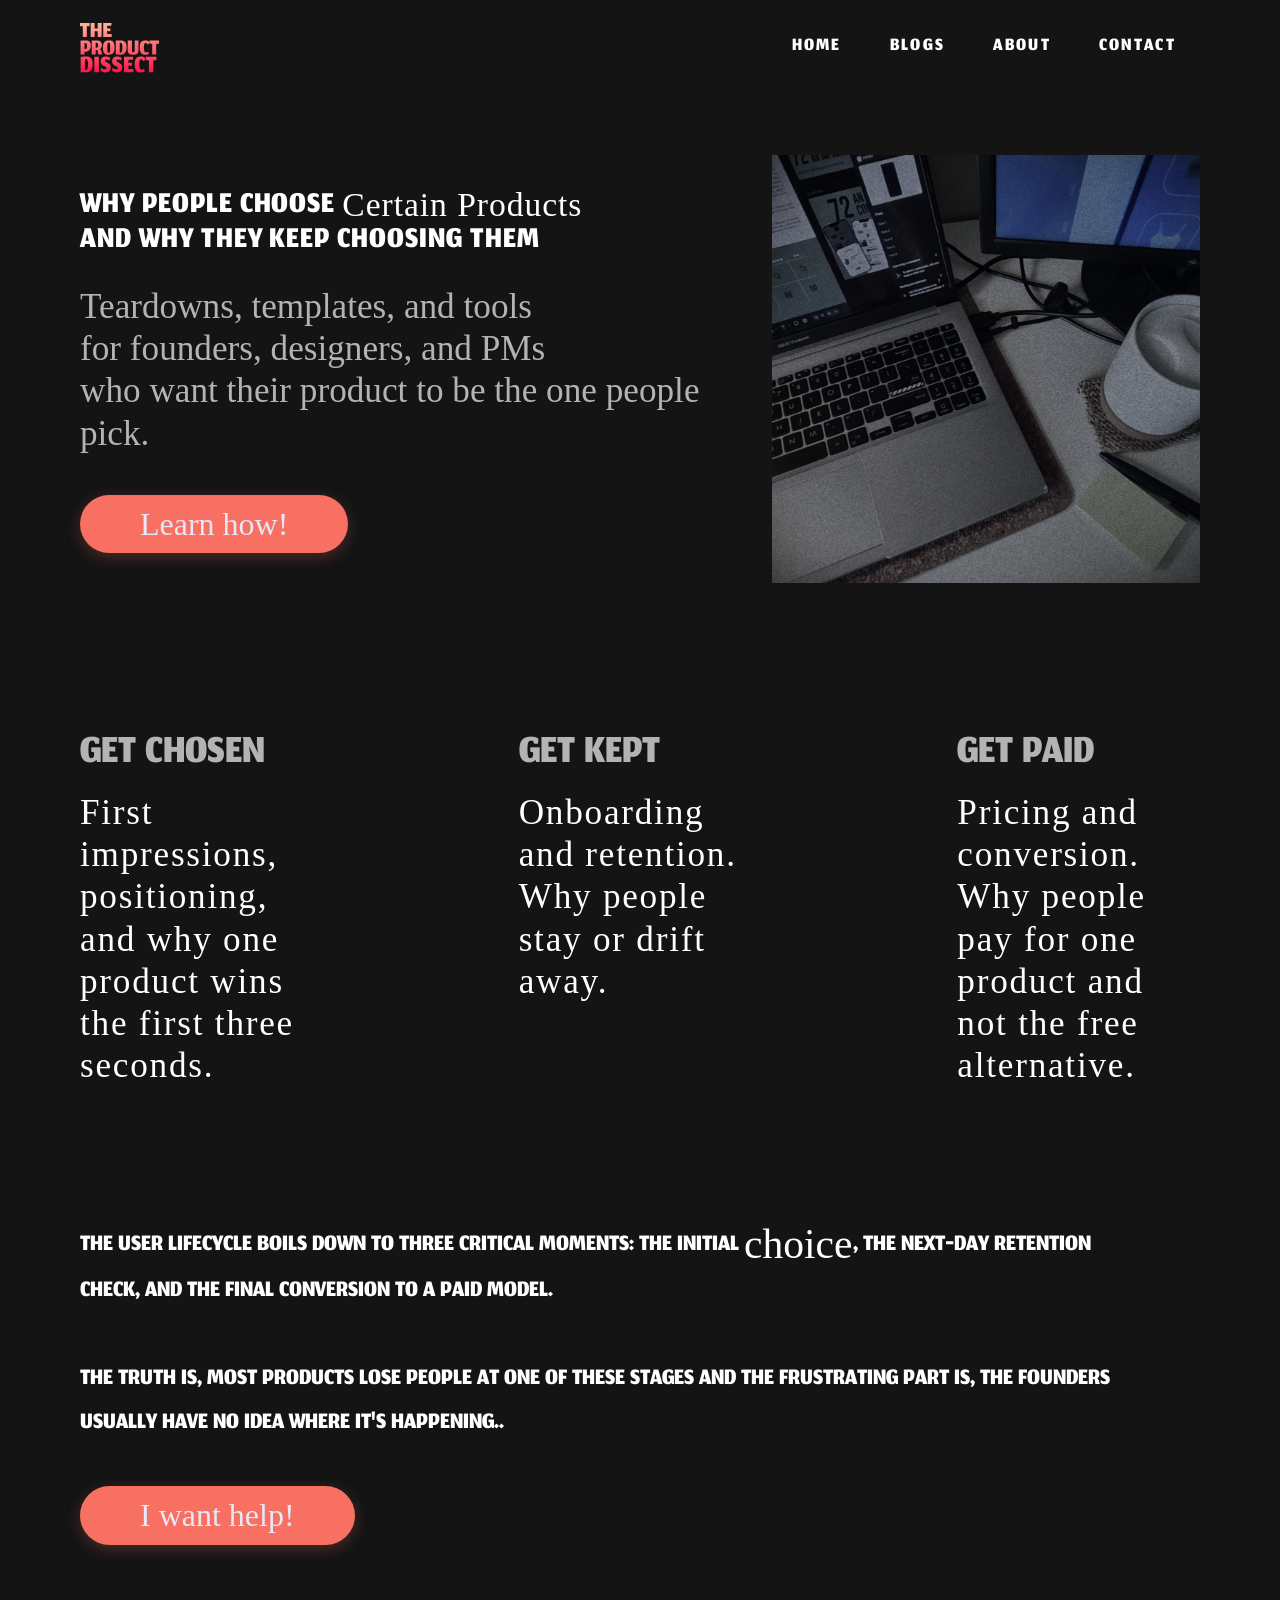
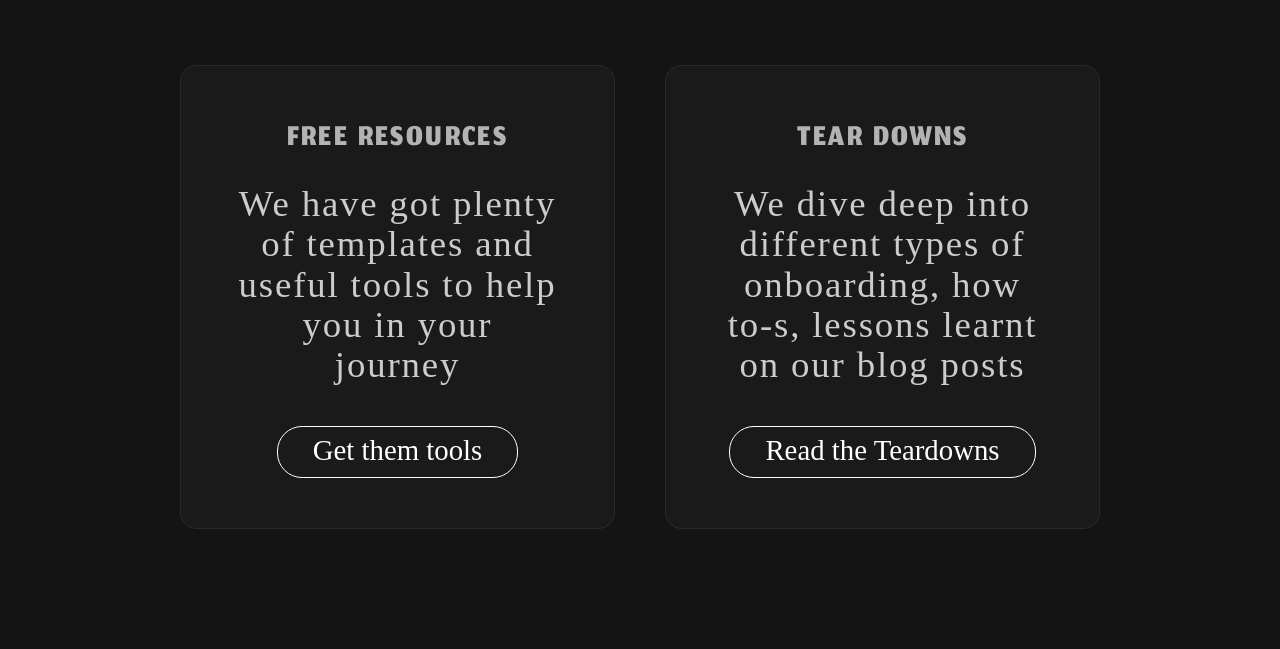
<file: index.html>
<!DOCTYPE html>
<html lang="en">
<head>
  <meta charset="UTF-8">
  <meta name="viewport" content="width=device-width, initial-scale=1.0">
  <title>The Product Dissect</title>
  <!-- Main Stylesheet Link -->
  <link rel="stylesheet" href="index-styles.css">
  
  <!-- Exact Google Fonts Embed Provided By User -->
  <link rel="preconnect" href="https://fonts.googleapis.com">
  <link rel="preconnect" href="https://fonts.gstatic.com" crossorigin>
  <link href="https://fonts.googleapis.com/css2?family=Jomhuria&family=Jomolhari&family=Just+Another+Hand&display=swap" rel="stylesheet">
</head>
<body>

    <!--navbar section-->
      <!-- ==========================================
       COMPONENT 1: THE GLOBAL NAVIGATION BAR
       ========================================== -->
  <nav class="navbar">
    <div class="navbar__container">
      <!-- Logo Block: Uses Jomolhari for structured look -->
      <a href="/" id="navbar__logo" class="navbar-logo-link">
  <img src="/images/THE PRODUCT DISSECT(1).svg" alt="The Product Dissect Logo" class="navbar-logo-img">
</a>

<!-- 🌟 ADD THIS: The Hamburger Toggle Button -->
    <div class="navbar__toggle" id="mobile-menu">
      <span class="bar"></span>
      <span class="bar"></span>
      <span class="bar"></span>
    </div>
      
      <!-- Navigational Links -->
      <ul class="navbar__menu">
        <li class="navbar__item"><a href="/" class="navbar__links">HOME</a></li>
        <li class="navbar__item"><a href="/blogs" class="navbar__links">BLOGS</a></li>
        <li class="navbar__item"><a href="/about" class="navbar__links">ABOUT</a></li>
        <li class="navbar__item"><a href="/contact" class="navbar__links">CONTACT</a></li>
      </ul>
    </div>
  </nav>

  <!-- ==========================================
       COMPONENT 2: THE HERO SECTION
       ========================================== -->
  <header class="hero-section">
    <div class="hero-container">
      <!-- Left side: Value Pitch & Call to Action -->
      <div class="hero-content">
        <h1 class="hero-title jomhuria-font">
          WHY PEOPLE CHOOSE <span class="highlight-text hand-font">Certain Products</span> 
          <span class="sub-title">AND WHY THEY KEEP CHOOSING THEM</span>
        </h1>
        <p class="hero-pitch hand-font">
          Teardowns, templates, and tools<br>
          for founders, designers, and PMs<br>
          who want their product to be the one people pick.
        </p>
        <div class="hero-btn-container">
          <!-- Button styling mapped to hand font for clean look -->
          <a href="#value-prop-section" class="btn-pill-gradient  hand-font">Learn how!</a>
        </div>
      </div>
      
      <!-- Right side: Design Asset Frame Placeholder -->
      <div class="hero-graphic-frame">
        <div>
          <img src="images/desk-setup.jpeg" alt="Desk workspace setup" style="pointer-events: none;
user-select: none;">
        </div>
      </div>
    </div>
  </header>

  <!-- ==========================================
       COMPONENT 3: THE 3-COLUMN VALUE PROPOSITION
       ========================================== -->
  <section id="value-prop-section" class="value-prop-section">
    <div class="value-prop-container">
      <!-- Column 1 -->
      <div class="prop-column">
        <h3 class="prop-heading jomhuria-font">GET CHOSEN</h3>
        <p class="prop-text hand-font">
          First impressions, positioning, and why one product wins the first three seconds.
        </p>
      </div>
      <!-- Column 2 -->
      <div class="prop-column">
        <h3 class="prop-heading jomhuria-font">GET KEPT</h3>
        <p class="prop-text hand-font">
          Onboarding and retention. Why people stay or drift away.
        </p>
      </div>
      <!-- Column 3 -->
      <div class="prop-column">
        <h3 class="prop-heading jomhuria-font">GET PAID</h3>
        <p class="prop-text hand-font">
          Pricing and conversion. Why people pay for one product and not the free alternative.
        </p>
      </div>
    </div>
  </section>

  <!-- ==========================================
       COMPONENT 4: THE MARKET STATEMENT EXPLAINER
       ========================================== -->
  <section class="explainer-section">
    <div class="explainer-container">
      <!-- Section utilizes Jomhuria for standard uppercase web structure layout -->
      <p class="statement-paragraph jomhuria-font uppercase-heavy">
        The user lifecycle boils down to three critical moments: the initial <span class="hand-font text-lowercase font-normal inline-script">choice</span>, the next-day retention check, and the final conversion to a paid model.</br> </br> The truth is, most products lose people at one of these stages and the frustrating part is, the founders usually have no idea where it's happening..
      </p>
      <a href="#redirect-section" class="btn-pill-gradient hand-font">I want help!</a>
      
    </div>
  </section>

  <!-- ==========================================
       COMPONENT 5: REDIRECT RESOURCE CARDS
       ========================================== -->
  <section id="redirect-section" class="redirect-section">
    <div class="redirect-container">
      <!-- Card A: Free Resources -->
      <div class="feature-card">
        <h2 class="card-title jomhuria-font">FREE RESOURCES</h2>
        <p class="card-body hand-font">
          We have got plenty of templates and useful tools to help you in your journey
        </p>
        <a href="/blogs" class="btn-outline-pill hand-font">Get them tools</a>
      </div>

      <!-- Card B: Teardowns -->
      <div class="feature-card">
        <h2 class="card-title jomhuria-font">TEAR DOWNS</h2>
        <p class="card-body hand-font">
          We dive deep into different types of onboarding, how to-s, lessons learnt on our blog posts
        </p>
        <a href="/blogs" class="btn-outline-pill hand-font">Read the Teardowns</a>
      </div>
    </div>
  </section>
<script src="app.js"></script>
</body>
</html>
</file>
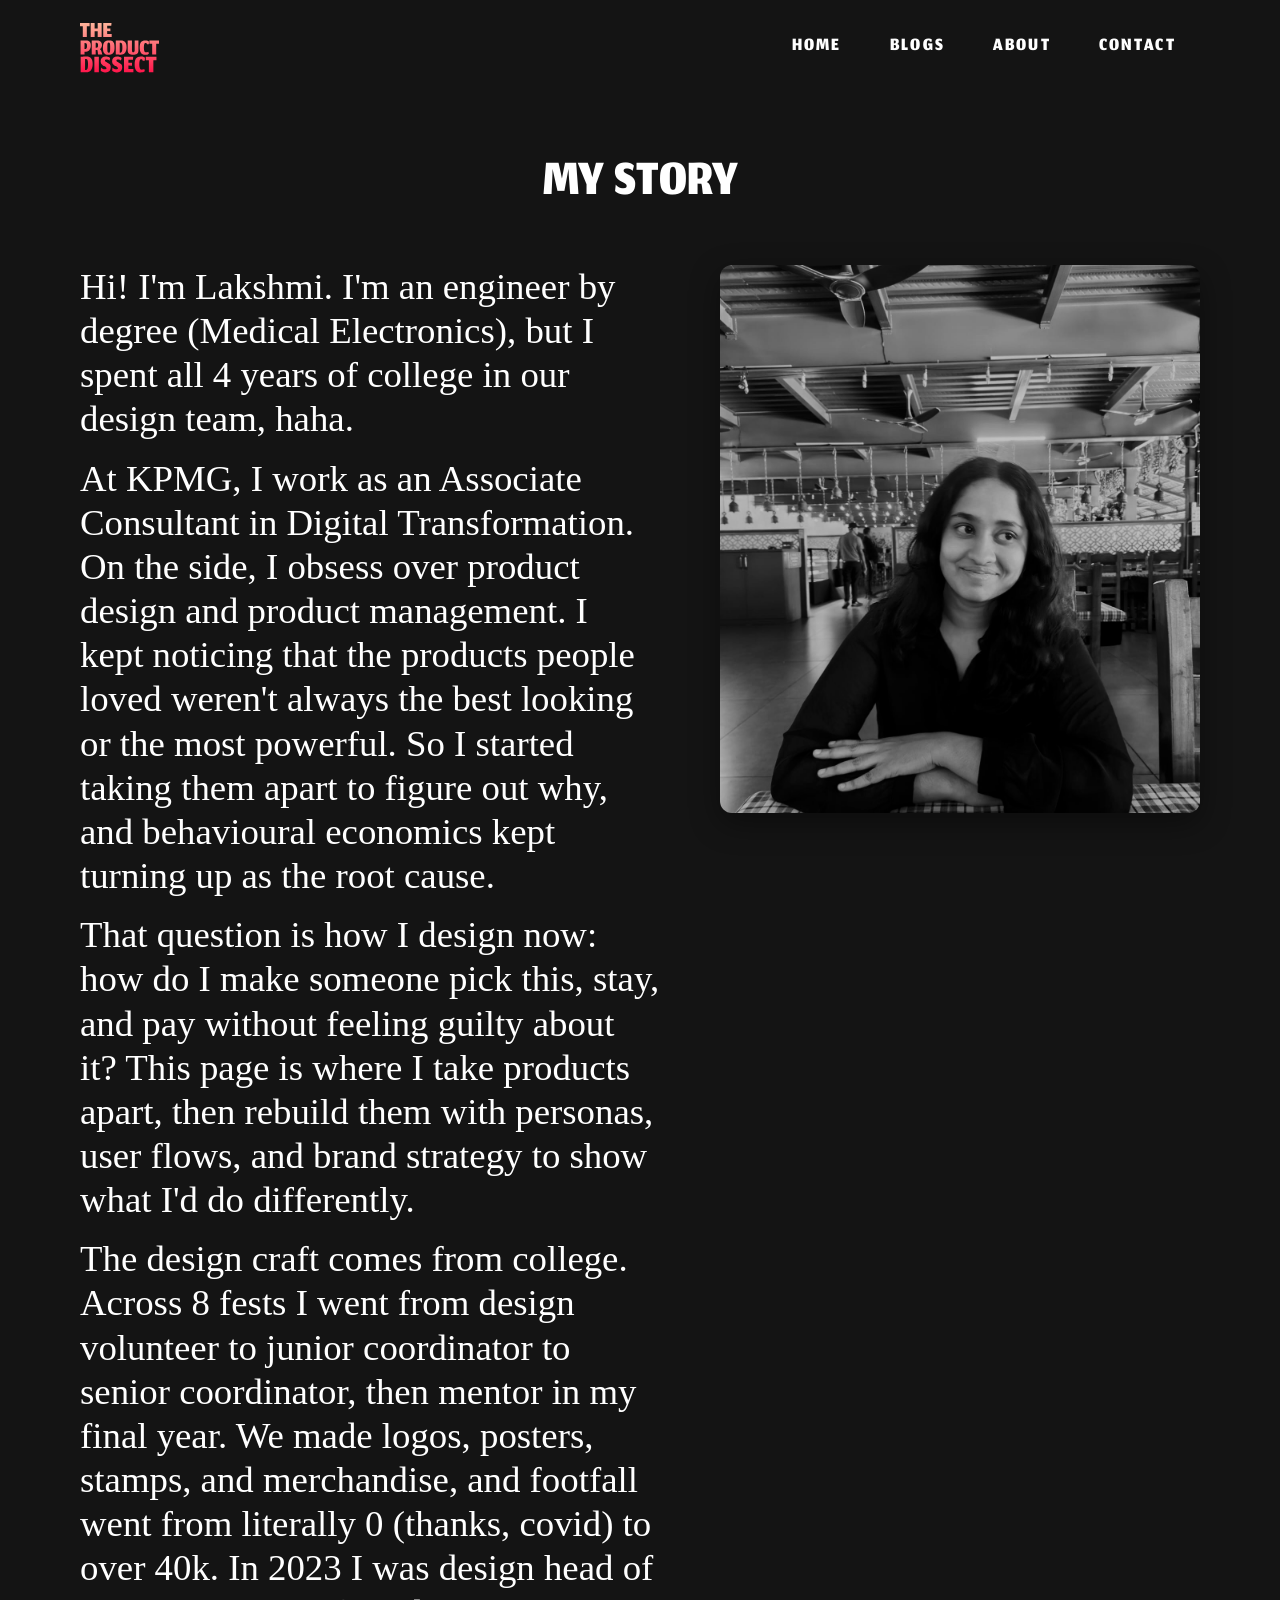
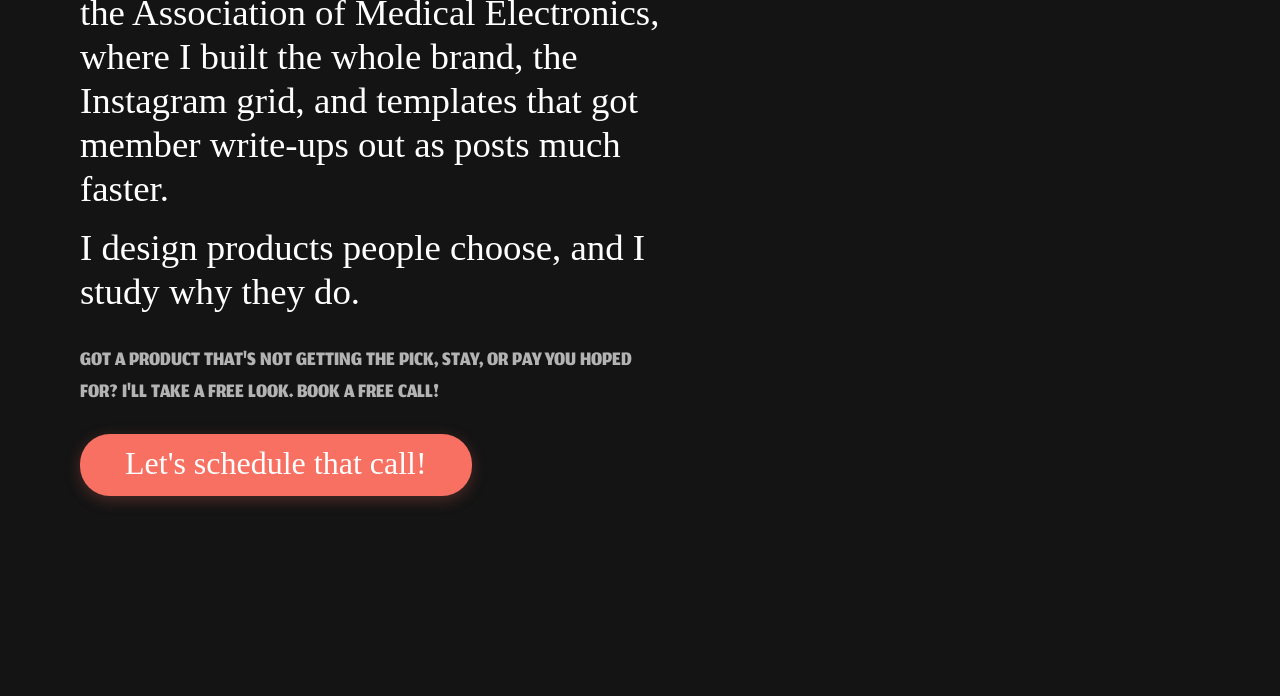
<file: about/index.html>
<!doctype html>
<html lang="en">
  <head>
    <meta charset="UTF-8" />
    <meta name="viewport" content="width=device-width, initial-scale=1.0" />
    <title>About</title>

    <!-- Path absolute reference pointing back to the root CSS file -->
    <link rel="stylesheet" href="about-styles.css" />

    <!-- Fonts Embed -->
    <!-- Exact Google Fonts Embed Provided By User -->
    <link rel="preconnect" href="https://fonts.googleapis.com" />
    <link rel="preconnect" href="https://fonts.gstatic.com" crossorigin />
    <link
      href="https://fonts.googleapis.com/css2?family=Jomhuria&family=Jomolhari&family=Just+Another+Hand&display=swap"
      rel="stylesheet"
    />
  </head>
  <body>
    <!-- ==========================================
       COMPONENT 1: THE GLOBAL NAVIGATION BAR
       ========================================== -->
    <nav class="navbar">
      <div class="navbar__container">
        <!-- Logo Block: Uses Jomolhari for structured look -->
        <a href="#" id="navbar__logo" class="navbar-logo-link">
          <img
            src="/images/THE PRODUCT DISSECT(1).svg"
            alt="The Product Dissect Logo"
            class="navbar-logo-img"
        /></a>

        <!-- ADD THIS: The Hamburger Toggle Button -->
        <div class="navbar__toggle" id="mobile-menu">
          <span class="bar"></span>
          <span class="bar"></span>
          <span class="bar"></span>
        </div>

        <!-- Navigational Links -->
        <ul class="navbar__menu">
          <li class="navbar__item">
            <a href="/index.html" class="navbar__links">HOME</a>
          </li>
          <li class="navbar__item">
            <a href="/blogs" class="navbar__links">BLOGS</a>
          </li>
          <li class="navbar__item">
            <a href="/about" class="navbar__links">ABOUT</a>
          </li>
          <li class="navbar__item">
            <a href="/contact" class="navbar__links">CONTACT</a>
          </li>
        </ul>
      </div>
    </nav>

    <!-- ==========================================================================
   4. COMPONENT 2: ABOUT STORY MODULE (Title Top -> Responsive Grid)
   ========================================================================== -->
<main class="about-section">
  
  <!-- 1. FULL WIDTH TITLE: Spans alone on top, completely center-aligned -->
  <h1 class="construction-title jomhuria-font uppercase-heavy">MY STORY</h1>

  <!-- 2. GRID WRAPPER: Manages columns on desktop, handles reading blocks on mobile -->
  <div class="about-grid-container">
    
    <!-- LEFT SIDE COLUMN: Biography narrative blocks -->
    <div class="construction-content">
      
      <p class="statement-paragraph hand-font">
        Hi! I'm Lakshmi. I'm an engineer by degree (Medical Electronics), but I spent all 4 years of college in our design team, haha.
      </p>

      <!-- 🌟 MOBILE-ONLY IMAGE: Injected exactly after the 1st paragraph -->
      <div class="construction-image-wrapper mobile-only-graphic">
        <img src="/images/LakshmiProfile.jpeg" alt="Lakshmi's Workspace Setup" />
      </div>

      <p class="statement-paragraph hand-font paragraph-spacing">
        At KPMG, I work as an Associate Consultant in Digital Transformation. On the side, I obsess over product design and product management. I kept noticing that the products people loved weren't always the best looking or the most powerful. So I started taking them apart to figure out why, and behavioural economics kept turning up as the root cause.
      </p>

      <p class="statement-paragraph hand-font paragraph-spacing">
        That question is how I design now: how do I make someone pick this, stay, and pay without feeling guilty about it? This page is where I take products apart, then rebuild them with personas, user flows, and brand strategy to show what I'd do differently.
      </p>

      <p class="statement-paragraph hand-font paragraph-spacing">
        The design craft comes from college. Across 8 fests I went from design volunteer to junior coordinator to senior coordinator, then mentor in my final year. We made logos, posters, stamps, and merchandise, and footfall went from literally 0 (thanks, covid) to over 40k. In 2023 I was design head of the Association of Medical Electronics, where I built the whole brand, the Instagram grid, and templates that got member write-ups out as posts much faster.
      </p>

      <p class="statement-paragraph hand-font paragraph-spacing">
        I design products people choose, and I study why they do.
      </p>

      <div class="construction-pitch jomhuria-font uppercase-heavy">
        Got a product that's not getting the pick, stay, or pay you hoped for? I'll take a free look. Book a free call!
      </div>
      
      <div class="cta-button-spacer">
        <a href="#" class="btn-pill-gradient hand-font">Let's schedule that call!</a>
      </div>
    </div>

    <!-- RIGHT SIDE COLUMN: Desktop layout image wrapper frame -->
    <div class="construction-image-wrapper desktop-only-graphic">
      <img src="/images/LakshmiProfile.jpeg" alt="Lakshmi's Workspace Setup" />
    </div>

  </div>
</main>

    <script src="/blogs/blogs.js"></script>
  </body>
</html>
</file>
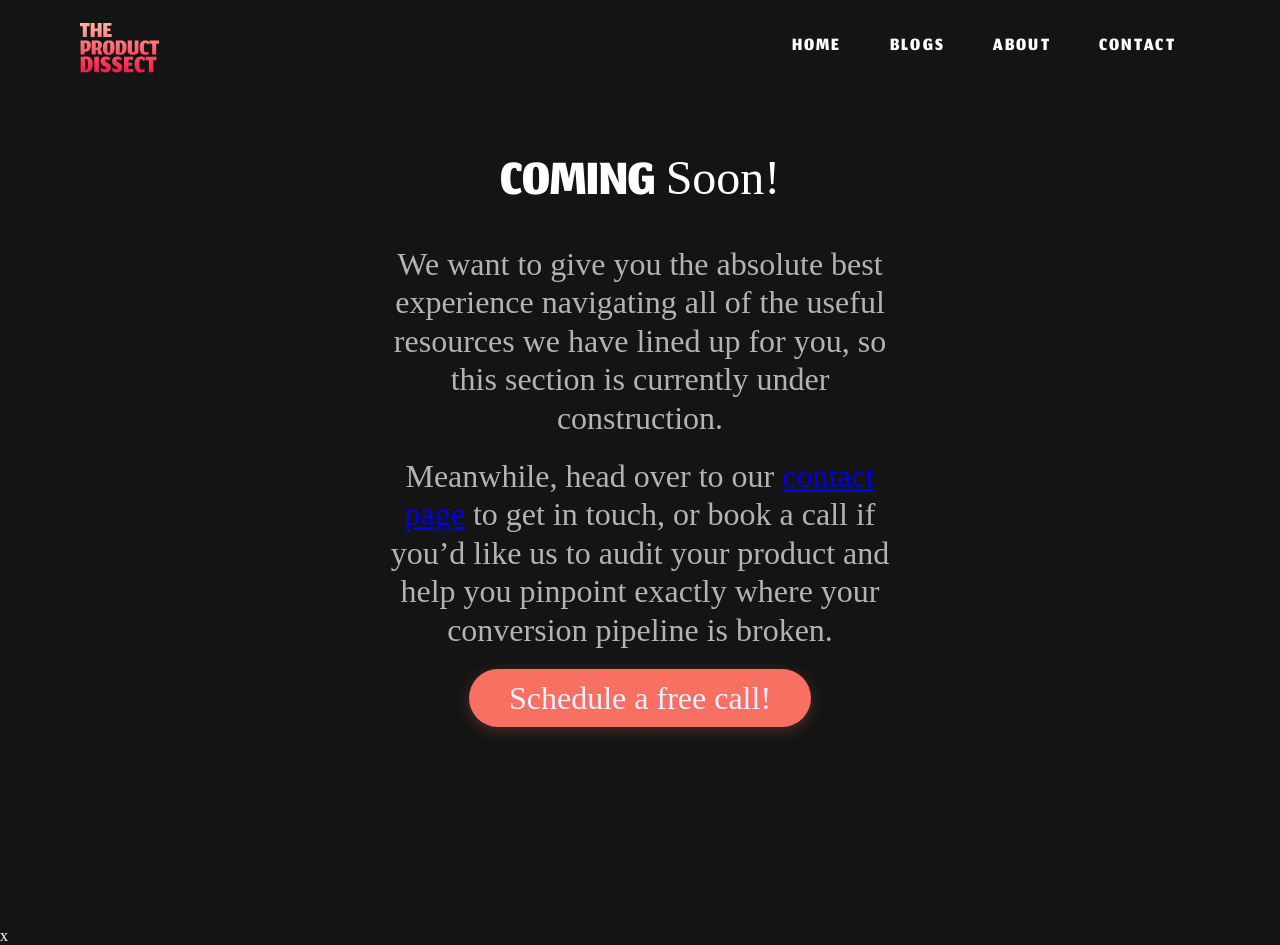
<file: blogs/index.html>
<!DOCTYPE html>
<html lang="en">
<head>
  <meta charset="UTF-8">
  <meta name="viewport" content="width=device-width, initial-scale=1.0">
  <title>Blogs - The Product Dissect</title>
  
  <!-- Path absolute reference pointing back to the root CSS file -->
  <link rel="stylesheet" href="blogs-styles.css">
  
  <!-- Fonts Embed -->
  <!-- Exact Google Fonts Embed Provided By User -->
  <link rel="preconnect" href="https://fonts.googleapis.com">
  <link rel="preconnect" href="https://fonts.gstatic.com" crossorigin>
  <link href="https://fonts.googleapis.com/css2?family=Jomhuria&family=Jomolhari&family=Just+Another+Hand&display=swap" rel="stylesheet">
</head>
<body>

 <!-- ==========================================
       COMPONENT 1: THE GLOBAL NAVIGATION BAR
       ========================================== -->
  <nav class="navbar">
    <div class="navbar__container">
      <!-- Logo Block: Uses Jomolhari for structured look -->
      <a href="#" id="navbar__logo" class="navbar-logo-link">
<img src="/images/THE PRODUCT DISSECT(1).svg" alt="The Product Dissect Logo" class="navbar-logo-img"></a>
      
<!-- 🌟 ADD THIS: The Hamburger Toggle Button -->
    <div class="navbar__toggle" id="mobile-menu">
      <span class="bar"></span>
      <span class="bar"></span>
      <span class="bar"></span>
    </div>

      <!-- Navigational Links -->
      <ul class="navbar__menu">
        <li class="navbar__item"><a href="/index.html" class="navbar__links">HOME</a></li>
        <li class="navbar__item"><a href="/blogs" class="navbar__links">BLOGS</a></li>
        <li class="navbar__item"><a href="/about" class="navbar__links">ABOUT</a></li>
        <li class="navbar__item"><a href="/contact" class="navbar__links">CONTACT</a></li>
      </ul>
    </div>
  </nav>

  <!-- ==========================================
       COMING SOON / UNDER CONSTRUCTION MODULE
       ========================================== -->
  <main class="construction-section">
    <div class="construction-container">
      <h1 class="construction-title jomhuria-font">
        COMING <span class="highlight-text hand-font">Soon!</span>
      </h1>
      
      <p class="construction-pitch hand-font ">
        We want to give you the absolute best experience navigating all of the useful resources we have lined up for you, so this section is currently under construction.
      </p>
      
      <p class="construction-pitch hand-font">
        Meanwhile, head over to our <a href="/contact/" class="inline-link text-lowercase">contact page</a> to get in touch, or book a call  if you’d like us to audit your product and help you pinpoint exactly where your conversion pipeline is broken.
      </p>

      <div class="construction-btn-container">
        <a href="https://calendar.zoho.in/zc/view/slot-booking/0802123ef2497fbdbe1f6a45f5756edf00004adc3817d7b44758c1d85b37c9b8cb9b997300918080772b2165cc33fce0b1c47948aa1495c61b1555c58d7772cbc695" target="_blank" class="btn-pill-gradient hand-font">Schedule a free call!</a>
      </div>
    </div>
  </main>
<script src="/blogs/blogs.js"></script>
</body>
</html>
x
</file>
<file: index-styles.css>
/* ==========================================================================
   1. GLOBAL RESETS & CUSTOM FONT FAMILY ASYNC MAPPINGS
   ========================================================================== */
* {
  box-sizing: border-box;
  margin: 0;
  padding: 0;
}

html {
  scroll-behavior: smooth;
  background-color: #141414; /* Pure Figma pitch black configuration background */
  color: #ffffff;
}

/* --- Font Utility Components --- */
.hand-font {
  font-family: "Just Another Hand", cursive;
  font-weight: 400;
  font-style: normal;
  font-size: 2.2rem; /* Clean custom handwriting adjustments scale */
  line-height: 1.2;
}

.jomhuria-font {
  font-family: "Jomhuria", serif;
  font-weight: 400;
  font-style: normal;
}

.jomolhari-font {
  font-family: "Jomolhari", serif;
  font-weight: 400;
  font-style: normal;
}

/* UI Structural Utility Modifiers */
.uppercase-heavy {
  text-transform: uppercase;
}

.text-lowercase {
  text-transform: none !important;
}

.font-normal {
  font-weight: 400;
}

/* ==========================================================================
   2. REUSABLE COMPONENT ATOMS (Pill Buttons & Highlights)
   ========================================================================== */
/* The Pill-shaped Gradient Button used in Hero Section */
.btn-pill-gradient {
  display: inline-block;
  text-decoration: none;
  text-align: center;
  padding: 10px 60px 10px;
  font-size: 2rem;
  color: hsl(240, 56%, 94%);
  border-radius: 40px; /* Pill configuration shape profile border */
  background: #f77062;
  box-shadow: 0 4px 15px rgba(247, 112, 98, 0.25);
  transition:
    transform 0.2s ease,
    opacity 0.2s ease;
}

.btn-pill-gradient:hover {
  transform: translateY(-2px);
  background: linear-gradient(135deg, #f77062 0%, #fe5196 100%);
  opacity: 0.95;
}

/* The Bordered Hollow Outline Button inside redirect cards */
.btn-outline-pill {
  display: inline-block;
  text-decoration: none;
  text-align: center;
  padding: 6px 35px 10px;
  font-size: 1.8rem;
  color: #ffffff;
  background: transparent;
  border: 1px solid #ffffff;
  border-radius: 25px;
  transition:
    background-color 0.2s ease,
    color 0.2s ease;
}

.btn-outline-pill:hover {
  background-color: #ffffff;
  color: #141414;
}

/* ==========================================================================
   3. COMPONENT 1: NAVBAR CONTAINER MODULE
   ========================================================================== */
.navbar {
  background: #141414;
  height: 95px;
  display: flex;
  justify-content: center;
  align-items: center;
  position: sticky;
  top: 0;
  z-index: 999;
}

.navbar__container {
  display: flex;
  justify-content: space-between;
  align-items: center;
  width: 100%;
  max-width: 1200px;
  padding: 0 40px;
}

#navbar__logo {
  display: flex;
  align-items: center;
  text-decoration: none;
}

#navbar__logo img,
#navbar__logo svg {
  height: 50px;
  width: auto;
  display: block;
}

.navbar__menu {
  display: flex;
  align-items: center;
  list-style: none;
  margin: 0; /* Fixes the broken list shifting */
  padding: 0; /* Fixes the broken list shifting */
}

.navbar__links {
  font-family: "Jomhuria", serif;
  color: #ffffff; /* Changed to match your bright white index text color */
  text-decoration: none;
  padding: 0 1.5rem;
  font-size: 1.8rem;
  letter-spacing: 0.08em;
  transition: color 0.2s ease;
  line-height: 1; /* Aligns your links perfectly in the center of the bar */
}

.navbar__links:hover {
  color: #f77062;
}

/* ==========================================================================
   4. COMPONENT 2: HERO LANDING SECTION
   ========================================================================== */
.hero-section {
  padding: 60px 0 100px;
}

.hero-container {
  display: grid;
  grid-template-columns: 1.2fr 0.8fr;
  gap: 50px;
  max-width: 1200px;
  margin: 0 auto;
  padding: 0 40px;
  align-items: center;
}

.hero-title {
  font-size: 3rem;
  line-height: 0.5;
  margin-bottom: 2rem;
  letter-spacing: 0.02em;
  vertical-align: middle;
}

.hero-title .highlight-text {
  font-size: 2.1rem;
  color: #ffffff;
  vertical-align: middle;
}

.hero-title .sub-title {
  display: block;
  margin-top: 5px;
}

.hero-pitch {
  color: #b3b3b3;
  margin-bottom: 2.5rem;
  
}

/* Image outline box configuration mimicking the selection view window */
.hero-graphic-frame {
  width: 100%;
  max-width: 450px;
  aspect-ratio: 1 / 1;
  overflow: hidden;
  display: flex; /* Centers the image perfectly inside */
  align-items: center;
  justify-content: center;
}

/* ADD THIS: Forces the actual image to scale down and fit inside the square container */
.hero-graphic-frame img {
  width: 100%;
  height: 100%;
  object-fit: fill;
  display: block;
}

.transparent-placeholder {
  width: 100%;
  height: 100%;
  background-image:
    linear-gradient(45deg, #333 25%, transparent 25%),
    linear-gradient(-45deg, #333 25%, transparent 25%),
    linear-gradient(45deg, transparent 75%, #333 75%),
    linear-gradient(-45deg, transparent 75%, #333 75%);
  background-size: 20px 20px;
  background-position:
    0 0,
    0 10px,
    10px -10px,
    -10px 0px;
}

/* ==========================================================================
   5. COMPONENT 3: 3-COLUMN VALUE PROP SECTION
   ========================================================================== */
.value-prop-section {
  padding: 40px 0;
  scroll-margin-top: 115px;
}

.value-prop-container {
  display: grid;
  grid-template-columns: repeat(3, 1fr);
  gap: 196px;
  max-width: 1200px;
  margin: 0 auto;
  padding: 0 40px;
}

.prop-column {
  display: flex;
  flex-direction: column;
}

.prop-heading {
  font-size: 4rem;
  color: #b3b3b3;
  margin-bottom: 5px;
}

.prop-text {
  color: #ffffff;
  font-size: 2.2rem;
  letter-spacing: 0.05em;
}

/* ==========================================================================
   6. COMPONENT 4: EXPLAINER TYPOGRAPHY STATEMENT BLOCK
   ========================================================================== */
.explainer-section {
  padding: 60px 0;
}

.explainer-container {
  max-width: 1200px;
  margin: 0 auto;
  padding: 0 40px;
}

.statement-paragraph {
  font-size: 2.3rem; /* High Jomhuria standard letter output size rendering scale */
  line-height: 1.2;
  
  margin-top: 2rem;
  margin-bottom: 2.5rem;
  max-width: 1050px;
  align-content: center;
}

.statement-paragraph .inline-script {
  font-size: 2.6rem;
  color: #ffffff;
  vertical-align: middle;
  
}

.highlighting-color {
  color: #f77062; /* Primary branding highlight color */
}

/* ==========================================================================
   7. COMPONENT 5: ACTION REDIRECT GRID CARDS
   ========================================================================== */
.redirect-section {
  padding: 60px 0 120px;
  scroll-margin-top: 25px;
}

.redirect-container {
  display: grid;
  grid-template-columns: 1fr 1fr;
  gap: 50px;
  max-width: 1000px;
  margin: 0 auto;
  padding: 0 40px;
}

.feature-card {
  background: #1a1a1a;
  border: 1px solid #2a2a2a;
  border-radius: 16px;
  padding: 50px 40px;
  text-align: center;
  display: flex;
  flex-direction: column;
  align-items: center;
  justify-content: space-between;
  min-height: 380px;
}

.card-title {
  font-size: 3rem;
  color: #b3b3b3;
  letter-spacing: 0.05em;
  margin-bottom: 20px;
}

.card-body {
  font-size: 2.3rem;
  line-height: 1.1;
  letter-spacing: 0.05em;
  color: #cccccc;
  margin-bottom: 40px;
  max-width: 320px;
}

/* ==========================================================================
   8. RESPONSIVE LAYER CORRECTIONS (Tablets & Landscape Phones)
   ========================================================================== */
@media screen and (max-width: 1024px) {
  .value-prop-container {
    gap: 40px; /* Reduces massive desktop gaps to fit comfortably on tablet views */
  }
}

@media screen and (max-width: 768px) {
  /* Navbar Adjustments */
  .navbar__container {
    position: relative;
  }
  .navbar__links {
    display: block;
    text-align: center;
    padding: 1.5rem 0;
    width: 100%;
  }
  

  /* Hero Section Stack */
  .hero-container {
    grid-template-columns: 1fr;
    text-align: center;
    gap: 40px;
    padding: 0 30px;
  }

  .hero-graphic-frame {
    margin: 0 auto; /* Centers the image frame horizontally */
  }
  .hero-pitch {
    font-size: 2.3rem;
    color: #b3b3b3;
    margin-bottom: 2.5rem;
    
  }

  /* 3-Column Value Prop Layout Switch */
  .value-prop-container {
    grid-template-columns: 1fr;
    gap: 40px;
    padding: 0 20px;
    text-align: center;
  }

  /* Explainer Text Box Padding Layout */
  .explainer-container {
    padding: 0 20px;
  }

  /* Resource Cards Grid Layout Switch */
  .redirect-container {
    grid-template-columns: 1fr;
    gap: 30px;
    padding: 0 20px;
  }
  .feature-card {
    min-height: auto;
    padding: 40px 20px;
  }
}

/* ==========================================================================
   9. EXTRA SMALL PHONES TUNING (Portrait Viewports)
   ========================================================================== */
@media screen and (max-width: 480px) {
  /* Prevent navigation links from clipping out of the screen bounds */
  .navbar__links {
    padding: 0 0.5rem;
    
  }

  /* Manage typography limits for Jomhuria font scaling */
  .hero-title {
    font-size: 2.8rem;
    line-height: 1;
  }
  .hero-title .highlight-text {
    font-size: 1.8rem;
  }
  .hero-pitch {
    font-size: 2.3rem;
    color: #b3b3b3;
    margin-bottom: 2.5rem;
    
  }

  .statement-paragraph {
    font-size: 1.7rem;
  }
  .statement-paragraph .inline-script {
    font-size: 2rem;
    
  }
}

/* ==========================================================================
   10. MAINTENANCE & COMING SOON LAYOUT BLOCKS
   ========================================================================== */
.construction-section {
  min-height: calc(100vh - 95px); /* Perfectly balances viewport height minus navbar */
  display: flex;
  align-items: center;
  justify-content: center;
  padding: 40px 20px;
  text-align: center;
}

.construction-container {
  max-width: 800px;
  margin: 0 auto;
}

.construction-title {
  font-size: 5rem;
  line-height: 1;
  margin-bottom: 2rem;
  letter-spacing: 0.05em;
}

.construction-title .highlight-text {
  font-size: 4rem;
}

.construction-pitch {
  font-size: 2.2rem;
  color: #cccccc;
  letter-spacing: 0.15rem;
  line-height: 1.4;
  margin-bottom: 3rem;
}

/* Subtle styling link setup inside handwriting blocks */
.inline-link {
  color: #fe5196;
  text-decoration: underline;
  transition: color 0.2s ease;
}

.inline-link:hover {
  color: #ff8177;
}

.construction-btn-container {
  margin-top: 2rem;
}
/* ==========================================================================
   5. RESPONSIVE MOBILE & TABLET NAVBAR NAVIGATION BREAKPOINT
   ========================================================================== */

/* Hide the hamburger icon by default on desktop screens */
/* ==========================================================================
   5. RESPONSIVE MOBILE & TABLET NAVBAR NAVIGATION BREAKPOINT
   ========================================================================== */

/* Hide the hamburger icon by default on desktop screens */
/* ==========================================================================
   5. RESPONSIVE MOBILE & TABLET NAVBAR NAVIGATION BREAKPOINT
   ========================================================================== */

/* Hide the hamburger icon by default on desktop screens */
.navbar__toggle {
  display: none;
  cursor: pointer;
}

.navbar__toggle .bar {
  display: block;
  width: 25px;
  height: 3px;
  margin: 5px auto;
  background-color: #ffffff;
  transition: all 0.3s ease-in-out;
}

/* Media Query targeting Tablets and Phones (960px and down) */
@media screen and (max-width: 960px) {
  
  /* 1. Force the menu container to dynamically wrap onto a new line if needed */
  .navbar__container {
    position: relative;
  }

  /* 2. Make the hamburger visible */
  .navbar__toggle {
    display: block;
  }

  /* 3. Transform the links block into a full-width vertical layout */
  .navbar__menu {
    display: flex;
    flex-direction: column;
    width: 100%;
    position: absolute;
    top: -400px; /* Matches your desktop navbar height exactly */
    left: 0; /* Hides the menu completely off-screen to the left */
    opacity: 0;
    transition: all 0.5s ease;
    background: #141414; /* Matches background */
    padding: 20px 0;
    z-index: 999;
  }

  /* 4. The trigger class to slide the menu into view when opened */
  .navbar__menu.active {
    top: 70px;
    opacity: 1;
  }

  /* 5. Space out your vertical link rows for touch targets */
  .navbar__links {
    display: block;
    text-align: center;
    padding: 1.5rem 0;
    width: 100%;
  }

  /* 6. OPTIONAL ANIMATION: Turns the 3 lines into an "X" when open */
  #mobile-menu.is-active .bar:nth-child(1) {
    transform: translateY(8px) rotate(45deg);
  }
  #mobile-menu.is-active .bar:nth-child(2) {
    opacity: 0;
  }
  #mobile-menu.is-active .bar:nth-child(3) {
    transform: translateY(-8px) rotate(-45deg);
  }
}
</file>
<file: about/about-styles.css>
/* ==========================================================================
   1. GLOBAL RESETS & CUSTOM FONT FAMILY ASYNC MAPPINGS
   ========================================================================== */
* {
  box-sizing: border-box;
  margin: 0;
  padding: 0;
}

html {
  scroll-behavior: smooth;
  background-color: #141414; /* Pure Figma pitch black configuration background */
  color: #ffffff;
}

/* --- Font Utility Components --- */
.hand-font {
  font-family: "Just Another Hand", cursive;
  font-weight: 400;
  font-style: normal;
  font-size: 2.2rem; /* Clean custom handwriting adjustments scale */
  line-height: 1.2;
}

.jomhuria-font {
  font-family: "Jomhuria", serif;
  font-weight: 400;
  font-style: normal;
}

.jomolhari-font {
  font-family: "Jomolhari", serif;
  font-weight: 400;
  font-style: normal;
}

/* UI Structural Utility Modifiers */
.uppercase-heavy {
  text-transform: uppercase;
}

.text-lowercase {
  text-transform: none !important;
}

.font-normal {
  font-weight: 400;
}

/* ==========================================================================
   2. REUSABLE COMPONENT ATOMS (Pill Buttons & Highlights)
   ========================================================================== */
/* The Pill-shaped Gradient Button used in Hero Section */
.btn-pill-gradient {
  display: inline-block;
  text-decoration: none;
  text-align: center;
  padding: 10px 45px 14px;
  font-size: 2rem;
  color: #ffffff;
  border-radius: 30px; /* Pill configuration shape profile border */
  background: #f77062;
  box-shadow: 0 4px 15px rgba(247, 112, 98, 0.25);
  transition:
    transform 0.2s ease,
    opacity 0.2s ease;
}

.btn-pill-gradient:hover {
  transform: translateY(-2px);
  background: linear-gradient(135deg, #f77062 0%, #fe5196 100%);
  opacity: 0.95;
}

/* The Bordered Hollow Outline Button inside redirect cards */
.btn-outline-pill {
  display: inline-block;
  text-decoration: none;
  text-align: center;
  padding: 6px 35px 10px;
  font-size: 1.8rem;
  color: #ffffff;
  background: transparent;
  border: 1px solid #ffffff;
  border-radius: 25px;
  transition:
    background-color 0.2s ease,
    color 0.2s ease;
}

.btn-outline-pill:hover {
  background-color: #ffffff;
  color: #141414;
}

/* ==========================================================================
   3. COMPONENT 1: NAVBAR CONTAINER MODULE
   ========================================================================== */
.navbar {
  background: #141414;
  height: 95px;
  display: flex;
  justify-content: center;
  align-items: center;
  position: sticky;
  top: 0;
  z-index: 999;
}

.navbar__container {
  display: flex;
  justify-content: space-between;
  align-items: center;
  width: 100%;
  max-width: 1200px;
  padding: 0 40px;
}

#navbar__logo {
  display: flex;
  align-items: center;
  text-decoration: none;
}

#navbar__logo img,
#navbar__logo svg {
  height: 50px;
  width: auto;
  display: block;
}

.navbar__menu {
  display: flex;
  align-items: center;
  list-style: none;
  margin: 0; /* Fixes the broken list shifting */
  padding: 0; /* Fixes the broken list shifting */
}

.navbar__links {
  font-family: "Jomhuria", serif;
  color: #ffffff; /* Changed to match your bright white index text color */
  text-decoration: none;
  padding: 0 1.5rem;
  font-size: 1.8rem;
  letter-spacing: 0.08em;
  transition: color 0.2s ease;
  line-height: 1; /* Aligns your links perfectly in the center of the bar */
}

.navbar__links:hover {
  color: #f77062;
}

/* ==========================================================================
   4. COMPONENT 2: ABOUT STORY CONTAINER MODULE (Desktop Settings)
   ========================================================================== */
.about-section {
  margin: 50px auto 200px;
  max-width: 1200px;
  padding: 0 40px;
}

.construction-title {
  font-size: 5rem;
  margin-bottom: 40px;
  text-align: center;         /* Perfectly centers the main heading on top */
}

.about-grid-container {
  display: flex;
  align-items: flex-start;    /* Prevents the image container from stretching out vertically */
  justify-content: space-between;
  gap: 60px;
}

.construction-content {
  flex: 1.2;
  text-align: left;
}

.paragraph-spacing {
  margin-top: 15px;           /* Clean spacing class replacing inline HTML styles */
}

.cta-button-spacer {
  margin-top: 25px;           /* Clean spacing class replacing inline HTML styles */
}

.construction-image-wrapper {
  flex: 1;
  max-width: 480px;
}

.construction-image-wrapper img {
  width: 100%;
  height: auto;
  display: block;
  border-radius: 12px;
  box-shadow: 0 10px 30px rgba(0, 0, 0, 0.4);
}

/* Desktop-only Sticky Alignment Configurer */
.desktop-only-graphic {
  position: sticky;           /* Activates the layout lock properties */
  top: 135px;                 /* Sets gap distance below fixed sticky navbar wrapper element */
  display: block;             /* Visible on large display widths */
}

/* Hide mobile inline text image elements on standard laptop frames */
.mobile-only-graphic {
  display: none;
}

.highlight-text {
  font-size: 3rem;
}

.statement-paragraph {
  font-size: 2.3rem;
}

.construction-pitch {
  font-size: 2rem;
  color: #b3b3b3;
  margin: 30px 0 20px 0;
}

/* ==========================================================================
   5. RESPONSIVE MOBILE & TABLET NAVBAR NAVIGATION BREAKPOINT
   ========================================================================== */
.navbar__toggle {
  display: none;
  cursor: pointer;
}

.navbar__toggle .bar {
  display: block;
  width: 25px;
  height: 3px;
  margin: 5px auto;
  background-color: #ffffff;
  transition: all 0.3s ease-in-out;
}

@media screen and (max-width: 960px) {
  .statement-paragraph {
    margin: 15px 20px;
    font-size: 2rem;
    color: #bebebe;
  }
  
  .navbar__container {
    position: relative;
  }

  .navbar__toggle {
    display: block;
  }

  .navbar__menu {
    display: flex;
    flex-direction: column;
    width: 100%;
    position: absolute;
    top: -400px;
    left: 0;
    opacity: 0;
    transition: all 0.5s ease;
    background: #141414;
    padding: 20px 0;
    z-index: 999;
  }

  .navbar__menu.active {
    top: 70px;
    opacity: 1;
  }

  .navbar__links {
    display: block;
    text-align: center;
    padding: 1.5rem 0;
    width: 100%;
  }

  #mobile-menu.is-active .bar:nth-child(1) {
    transform: translateY(8px) rotate(45deg);
  }
  #mobile-menu.is-active .bar:nth-child(2) {
    opacity: 0;
  }
  #mobile-menu.is-active .bar:nth-child(3) {
    transform: translateY(-8px) rotate(-45deg);
  }

  /* Snaps grid down to an un-flexed structural state profile on handheld panels */
  .about-grid-container {
    display: block;
  }

  .about-section {
    margin: 30px auto 100px;
    padding: 0 10px;
  }

  .construction-title {
    font-size: 4rem;
    margin-bottom: 20px;
  }

  .construction-content {
    text-align: center;
  }

  /* 🌟 MOBILE PILL GRAPHIC PRESENTATION: Hides sidebar view, forces center content display inline */
  .desktop-only-graphic {
    display: none;             /* Shuts down the desktop side-bar image wrapper */
  }

  .mobile-only-graphic {
    display: block;            /* Reveals the picture right inside the text flow hierarchy */
    max-width: 65%;            /* Clean centered mobile screen size layout footprint */
    margin: 25px auto;         /* Centers the image perfectly while pushing paragraphs away evenly */
  }
  
  .construction-pitch {
    margin: 30px 20px 20px 20px;
  }
}

/* Image outline box configuration mimicking the selection view window */
.hero-graphic-frame {
  width: 100%;
  max-width: 450px;
  aspect-ratio: 1 / 1;
  overflow: hidden;
  display: flex;
  align-items: center;
  justify-content: center;
}

.hero-graphic-frame img {
  width: 100%;
  height: 100%;
  object-fit: fill;
  display: block;
}
</file>
<file: blogs/blogs-styles.css>
/* ==========================================================================
   1. GLOBAL RESETS & CUSTOM FONT FAMILY ASYNC MAPPINGS
   ========================================================================== */
* {
  box-sizing: border-box;
  margin: 0;
  padding: 0;
}

html {
  scroll-behavior: smooth;
  background-color: #141414; /* Pure Figma pitch black configuration background */
  color: #ffffff;
}

/* --- Font Utility Components --- */
.hand-font {
  font-family: "Just Another Hand", cursive;
  font-weight: 400;
  font-style: normal;
  font-size: 2.2rem; /* Clean custom handwriting adjustments scale */
  line-height: 1.2;
}

.jomhuria-font {
  font-family: "Jomhuria", serif;
  font-weight: 400;
  font-style: normal;
}

.jomolhari-font {
  font-family: "Jomolhari", serif;
  font-weight: 400;
  font-style: normal;
}

/* UI Structural Utility Modifiers */
.uppercase-heavy {
  text-transform: uppercase;
}

.text-lowercase {
  text-transform: none !important;
}

.font-normal {
  font-weight: 400;
}

/* ==========================================================================
   2. REUSABLE COMPONENT ATOMS (Pill Buttons & Highlights)
   ========================================================================== */
/* The Pill-shaped Gradient Button used in Hero Section */
.btn-pill-gradient {
  display: inline-block;
  text-decoration: none;
  text-align: center;
  padding: 10px 40px 10px;
  font-size: 2rem;
    color: hsl(240, 100%, 97%);

  border-radius: 30px; /* Pill configuration shape profile border */
  background: #f77062;
  box-shadow: 0 4px 15px rgba(247, 112, 98, 0.25);
  transition:
    transform 0.2s ease,
    opacity 0.2s ease;
}

.btn-pill-gradient:hover {
  transform: translateY(-2px);
  background: linear-gradient(135deg, #f77062 0%, #fe5196 100%);
  opacity: 0.95;
}

/* The Bordered Hollow Outline Button inside redirect cards */
.btn-outline-pill {
  display: inline-block;
  text-decoration: none;
  text-align: center;
  padding: 6px 35px 10px;
  font-size: 1.8rem;
  color: #ffffff;
  background: transparent;
  border: 1px solid #ffffff;
  border-radius: 25px;
  transition:
    background-color 0.2s ease,
    color 0.2s ease;
}

.btn-outline-pill:hover {
  background-color: #ffffff;
  color: #141414;
}

/* ==========================================================================
   3. COMPONENT 1: NAVBAR CONTAINER MODULE
   ========================================================================== */
.navbar {
  background: #141414;
  height: 95px;
  display: flex;
  justify-content: center;
  align-items: center;
  position: sticky;
  top: 0;
  z-index: 999;
}

.navbar__container {
  display: flex;
  justify-content: space-between;
  align-items: center;
  width: 100%;
  max-width: 1200px;
  padding: 0 40px;
}

#navbar__logo {
  display: flex;
  align-items: center;
  text-decoration: none;
}

#navbar__logo img,
#navbar__logo svg {
  height: 50px;
  width: auto;
  display: block;
}

.navbar__menu {
  display: flex;
  align-items: center;
  list-style: none;
  margin: 0; /* 👈 Fixes the broken list shifting */
  padding: 0; /* 👈 Fixes the broken list shifting */
}

.navbar__links {
  font-family: "Jomhuria", serif;
  color: #ffffff; /* 👈 Changed to match your bright white index text color */
  text-decoration: none;
  padding: 0 1.5rem;
  font-size: 1.8rem;
  letter-spacing: 0.08em;
  transition: color 0.2s ease;
  line-height: 1; /* 👈 Aligns your links perfectly in the center of the bar */
}

.navbar__links:hover {
  color: #f77062;
}
/* ==========================================================================
   4. COMPONENT 2: CONSTRUCTION CONTAINER MODULE
   ========================================================================== */
.construction-container {
  margin: 50px auto 200px;
  text-align: center;
  max-width: 550px;
}
.construction-title {
  font-size: 5rem;
}

.highlight-text {
  font-size: 3rem;
}

.statement-paragraph {
  font-size: 2.3rem;
}

.construction-pitch {
  font-size: 2rem;
  color: #b3b3b3;
  margin: 20px 20px 20px 20px;
}
/* ==========================================================================
   5. RESPONSIVE MOBILE & TABLET NAVBAR NAVIGATION BREAKPOINT
   ========================================================================== */

/* Hide the hamburger icon by default on desktop screens */
.navbar__toggle {
  display: none;
  cursor: pointer;
}

.navbar__toggle .bar {
  display: block;
  width: 25px;
  height: 3px;
  margin: 5px auto;
  background-color: #ffffff;
  transition: all 0.3s ease-in-out;
}

/* Media Query targeting Tablets and Phones (960px and down) */
@media screen and (max-width: 960px) {
  /* 1. Force the menu container to dynamically wrap onto a new line if needed */
  .navbar__container {
    position: relative;
  }

  /* 2. Make the hamburger visible */
  .navbar__toggle {
    display: block;
  }

  /* 3. Transform the links block into a full-width vertical layout */
  .navbar__menu {
    display: flex;
    flex-direction: column;
    width: 100%;
    position: absolute;
    top: -400px; /* Matches your desktop navbar height exactly */
    left: 0; /* Hides the menu completely off-screen to the left */
    opacity: 0;
    transition: all 0.5s ease;
    background: #141414; /* Matches background */
    padding: 20px 0;
    
    z-index: 999;
  }

  /* 4. The trigger class to slide the menu into view when opened */
  .navbar__menu.active {
    top: 70px;
    
    opacity: 1;
    
  }

  /* 5. Space out your vertical link rows for touch targets */
  .navbar__links {
    display: block;
    text-align: center;
    padding: 1.5rem 0;
    width: 100%;
  }

  /* 6. OPTIONAL ANIMATION: Turns the 3 lines into an "X" when open */
  #mobile-menu.is-active .bar:nth-child(1) {
    transform: translateY(8px) rotate(45deg);
  }
  #mobile-menu.is-active .bar:nth-child(2) {
    opacity: 0;
  }
  #mobile-menu.is-active .bar:nth-child(3) {
    transform: translateY(-8px) rotate(-45deg);
  }
}
</file>
